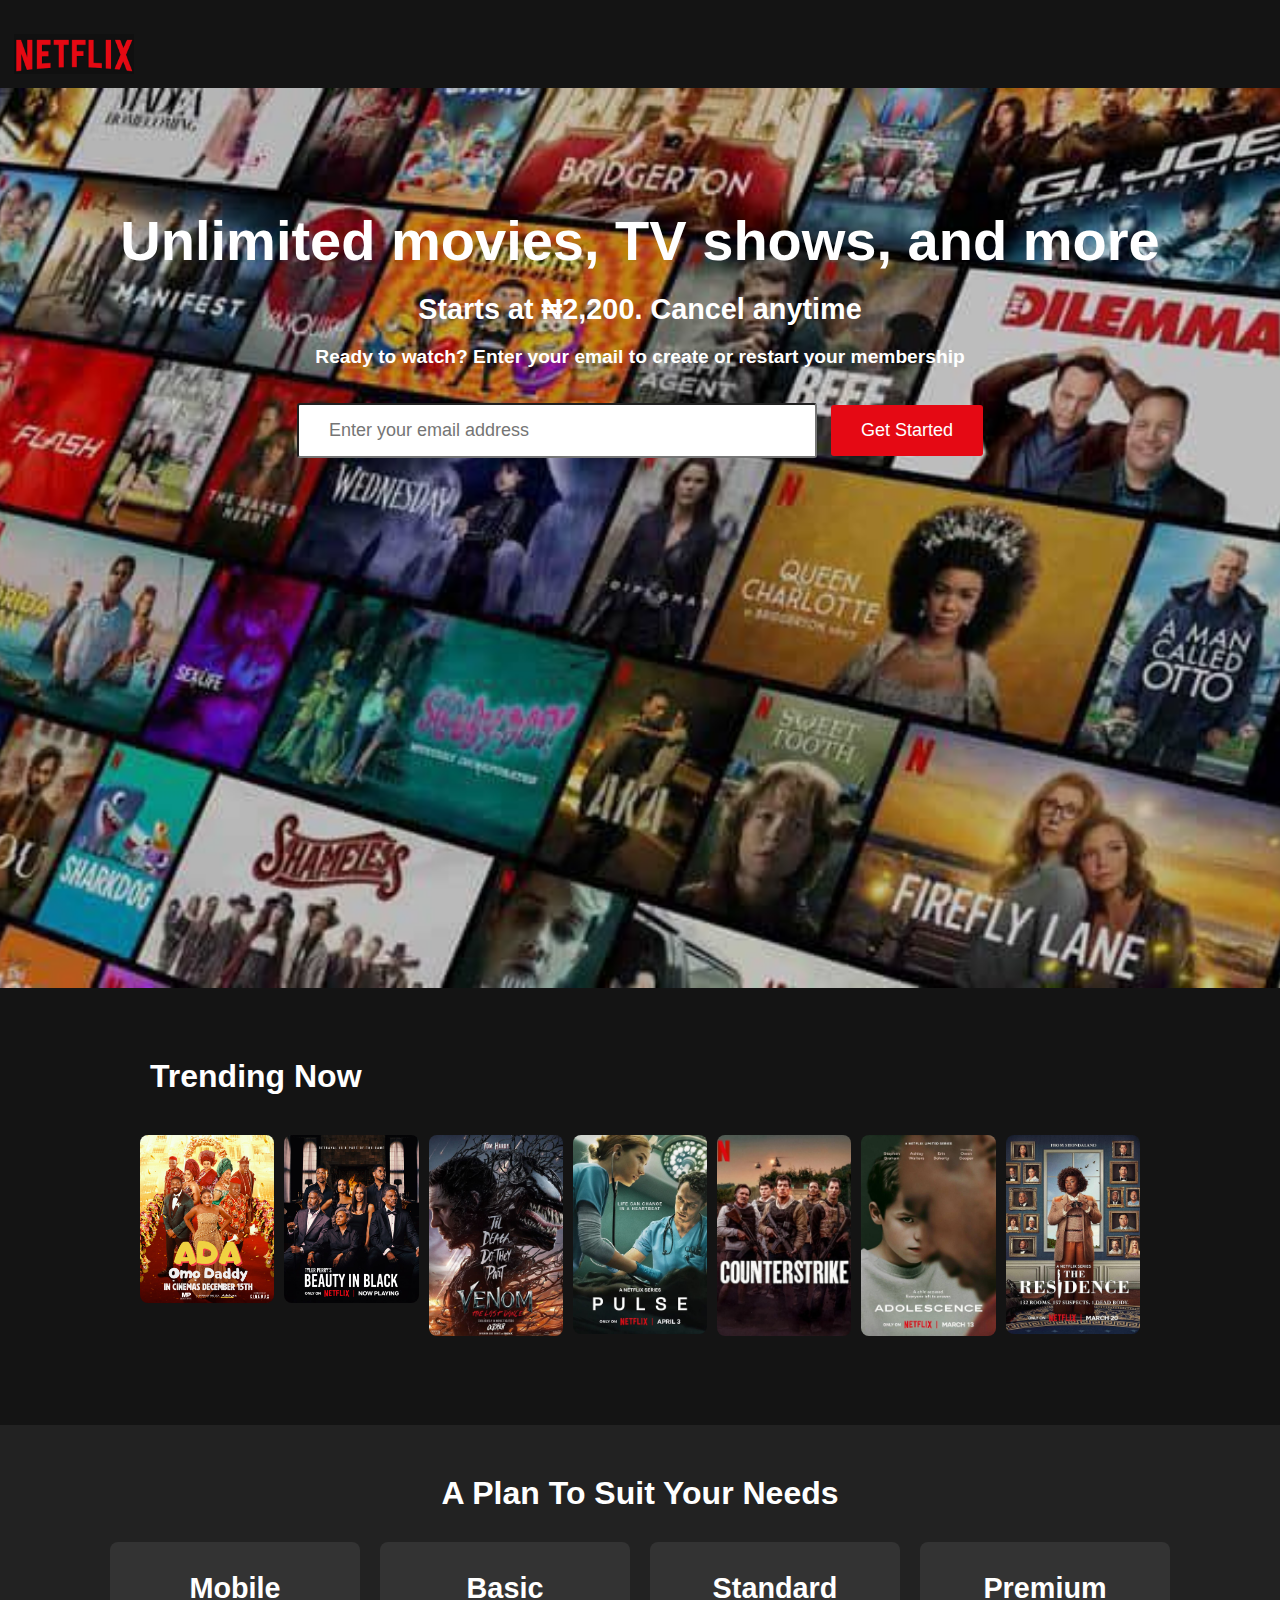
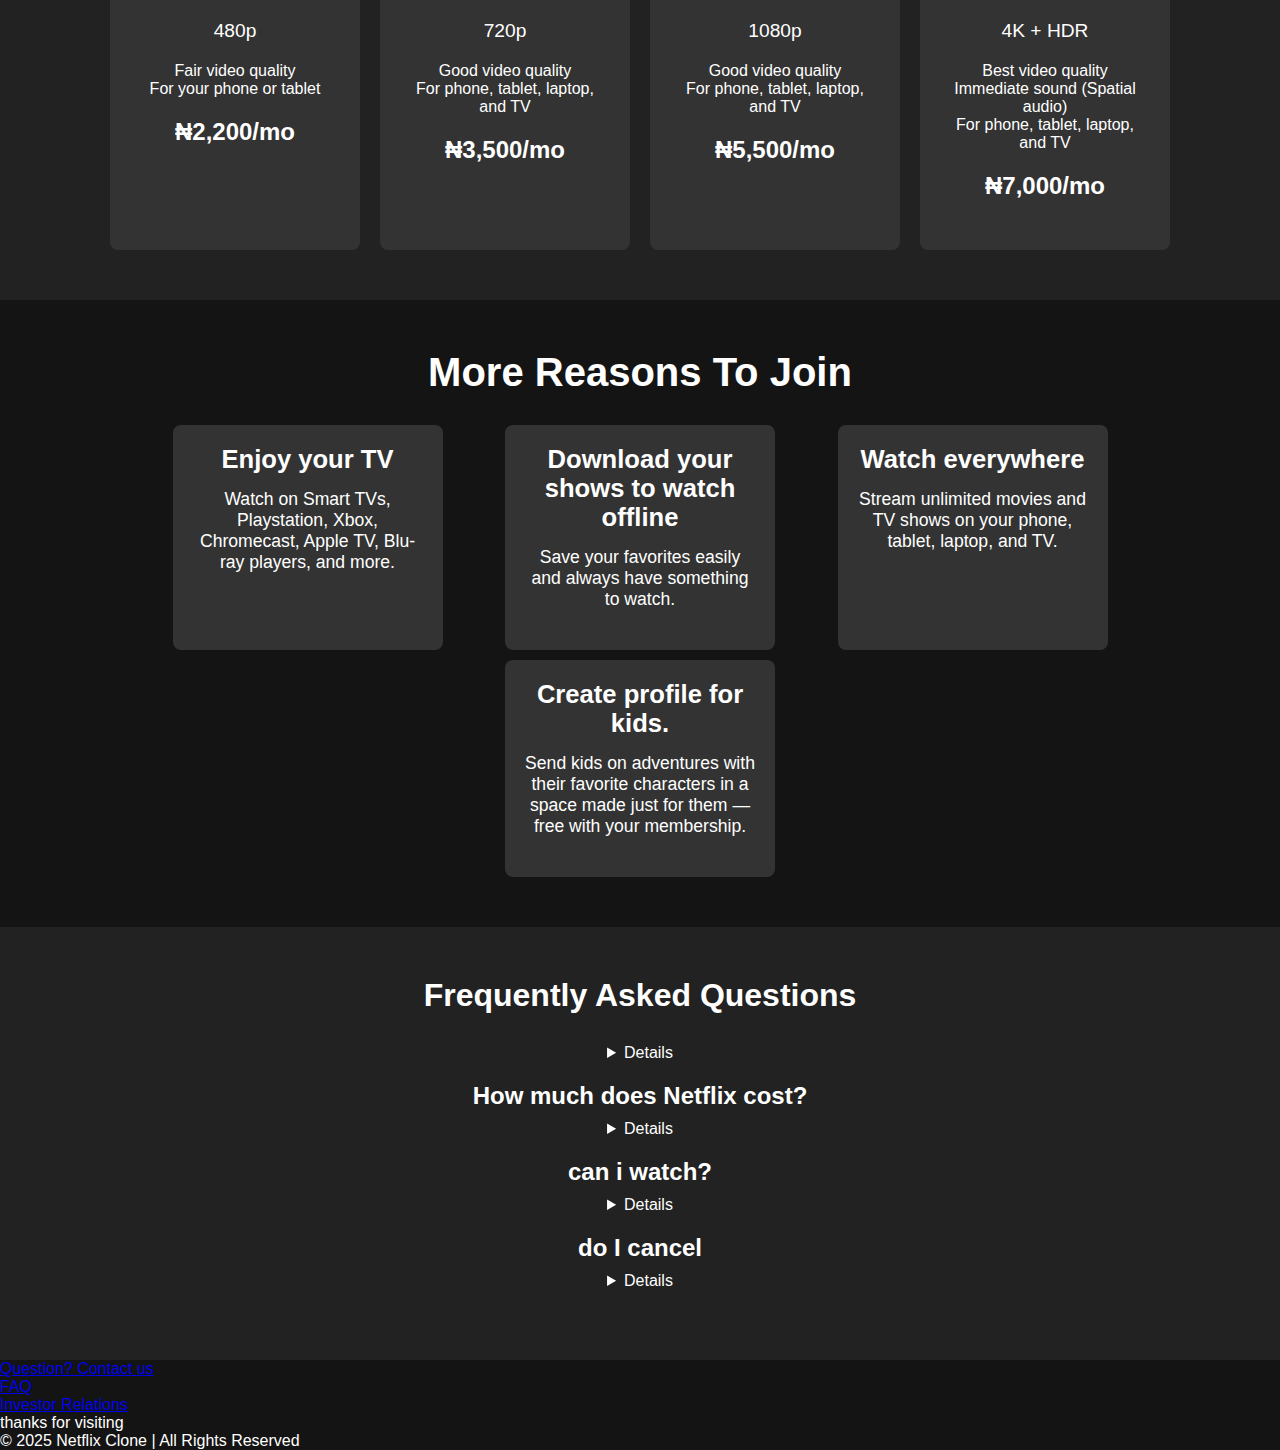
<file: Index.html>
<!DOCTYPE html>
<html lang="en">
<head>
    <meta charset="UTF-8">
    <meta name="viewport" content="width=device-width, initial-scale=1.0">
    <title>Netflix Clone</title>
    <link rel="stylesheet" href="Netflix.css">
</head>
<body>
    <!-- Navbar -->
    <header class="navbar">
            <img src="images/logo.png" class="logo">
            <button class="sign-in">Sign In</button>
    </header>

    <!-- Banner -->
    <section class="banner">
        <div class="banner-content">
            <h1>Unlimited movies, TV shows, and more</h1>
            <h2>Starts at ₦2,200. Cancel anytime</h2>
            <h4>Ready to watch? Enter your email to create or restart your membership</h4>
            <input type="email" placeholder="Enter your email address" class="email-address">
            <button class="get-started">Get Started</button>
        </div>
    </section>

    <!-- Movie Section: Trending Now -->
    <section class="movie-section">
        <h2>Trending Now</h2>
        <div class="movie-row">
            <div class="movie-item">
                <img src="images/picture 1.jpg" >
            </div>
            <div class="movie-item">
                <img src="images/picture 2.jpg">
            </div>
            <div class="movie-item">
                <img src="images/picture 3.jpg">
            </div>
            <div class="movie-item">
                <img src="images/picture 4.jpg">
            </div>
            <div class="movie-item">
                <img src="images/picture 5.jpg">
            </div>
            <div class="movie-item">
                <img src="images/picture 6.jpg">
            </div>
            <div class="movie-item">
                <img src="images/picture 7.jpg">
            </div>
        </div>
    </section>

    <!-- Netflix Plans Section -->
    <section class="plans">
        <h1>A Plan To Suit Your Needs</h1>
        <div class="plan-cards">
            <div class="plan-card">
                <h3>Mobile</h3>
                <p>480p</p>
                <ul>
                    <li>Fair video quality</li>
                    <li>For your phone or tablet</li>
                </ul>
                <p class="price">₦2,200/mo</p>
            </div>

            <div class="plan-card">
                <h3>Basic</h3>
                <p>720p</p>
                <ul>
                    <li>Good video quality</li>
                    <li>For phone, tablet, laptop, and TV</li>
                </ul>
                <p class="price">₦3,500/mo</p>
            </div>

            <div class="plan-card">
                <h3>Standard</h3>
                <p>1080p</p>
                <ul>
                    <li>Good video quality</li>
                    <li>For phone, tablet, laptop, and TV</li>
                </ul>
                <p class="price">₦5,500/mo</p>
            </div>

            <div class="plan-card">
                <h3>Premium</h3>
                <p>4K + HDR</p>
                <ul>
                    <li>Best video quality</li>
                    <li>Immediate sound (Spatial audio)</li>
                    <li>For phone, tablet, laptop, and TV</li>
                </ul>
                <p class="price">₦7,000/mo</p>
            </div>
        </div>
    </section>

    <!-- More Reasons to Join Section -->
    <section class="reasons">
        <h2>More Reasons To Join</h2>
        <div class="reason-cards">
            <div class="reason-card">
                <h3>Enjoy your TV</h3>
                <p>Watch on Smart TVs, Playstation, Xbox, Chromecast, Apple TV, Blu-ray players, and more.

                </p>
            </div>
            <div class="reason-card">
                <h3>Download your shows to watch offline
                </h3>
                <p>Save your favorites easily and always have something to watch.

                </p>
            </div>
            <div class="reason-card">
                <h3>Watch everywhere</h3>
                <p>Stream unlimited movies and TV shows on your phone, tablet, laptop, and TV.

                </p>
            </div>
            <div class="reason-card">
                <h3>Create profile for kids.</h3>
                <p>Send kids on adventures with their favorite characters in a space made just for them — free with your membership.

                </p>
            </div>
        </div>
    </section>

    <!-- Frequently Asked Questions Section -->
    <section class="faq">
        <h2>Frequently Asked Questions</h2>
        <div class="faq-item">
        <details>
            <h3><summary>What is Netflix?</summary></h3>
              <p>Netflix ia a streaming service that offers a wide variety of award-winning TV programmes,films,anime,documentaries and more- on thousands of internet-connected devices.
           You can watch as much as you want, whenever you want without a single advert-all for low monthly price. there is always something new to discover and new TV programmes and films are added every week</p>
        </details>
        </div>
        <div class="faq-item">
            <h3><summary>How much does Netflix cost?</summary></h3>
            <details>
            <p>Watch netflix on your smarthpones,tablet. plans range from $2,200 to $7,000 per month. no extra costs,no contracts.</p>
            </details>
        </div>
        <div class="faq-item">
            <h3><summary> can i watch?</summary></h3>
            <details>
            <p>watch anywere,anytime,on an unlimited number of devices.sign in with your netflix account to watch .</p>
            </details>
        </div>
        <div class="faq-item">
            <h3><summary> do I cancel</summary></h3>
            <details>
            <p>Netflix is flexiable.</p>
            </details>
            
        </div>
    </section>

    <!-- Footer -->
    <footer class="netflix-footer">
        <div class="footer-content">
            <div class="footer-links">
                <ul>
       <li><a href="#">Question? Contact us</a></li>
        <li> <a href="#">FAQ</a></li>
        <li><a href="#">Investor Relations</a></li>
                </ul>
            </div>



        </div>



        <p>thanks for visiting</p>
        <p>&copy; 2025 Netflix Clone | All Rights Reserved</p>
    </footer>
</body>
</html>
</file>
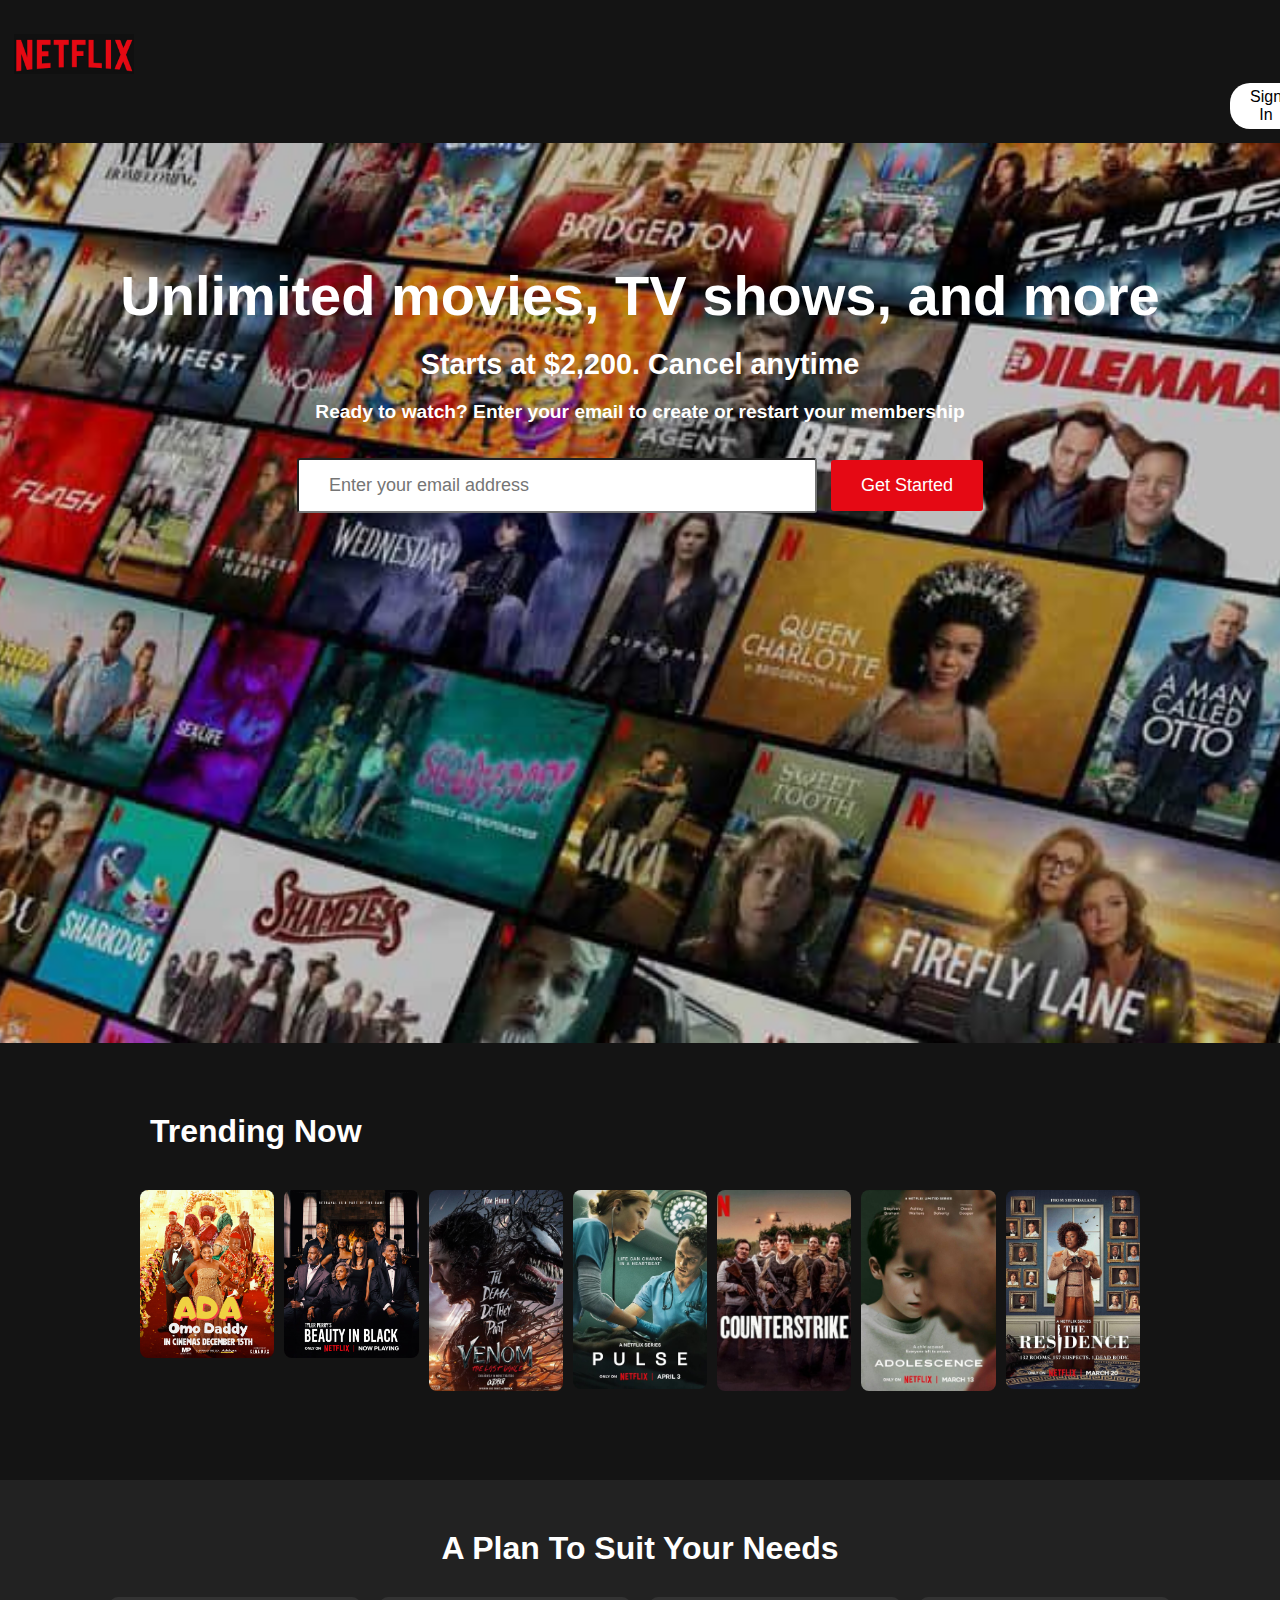
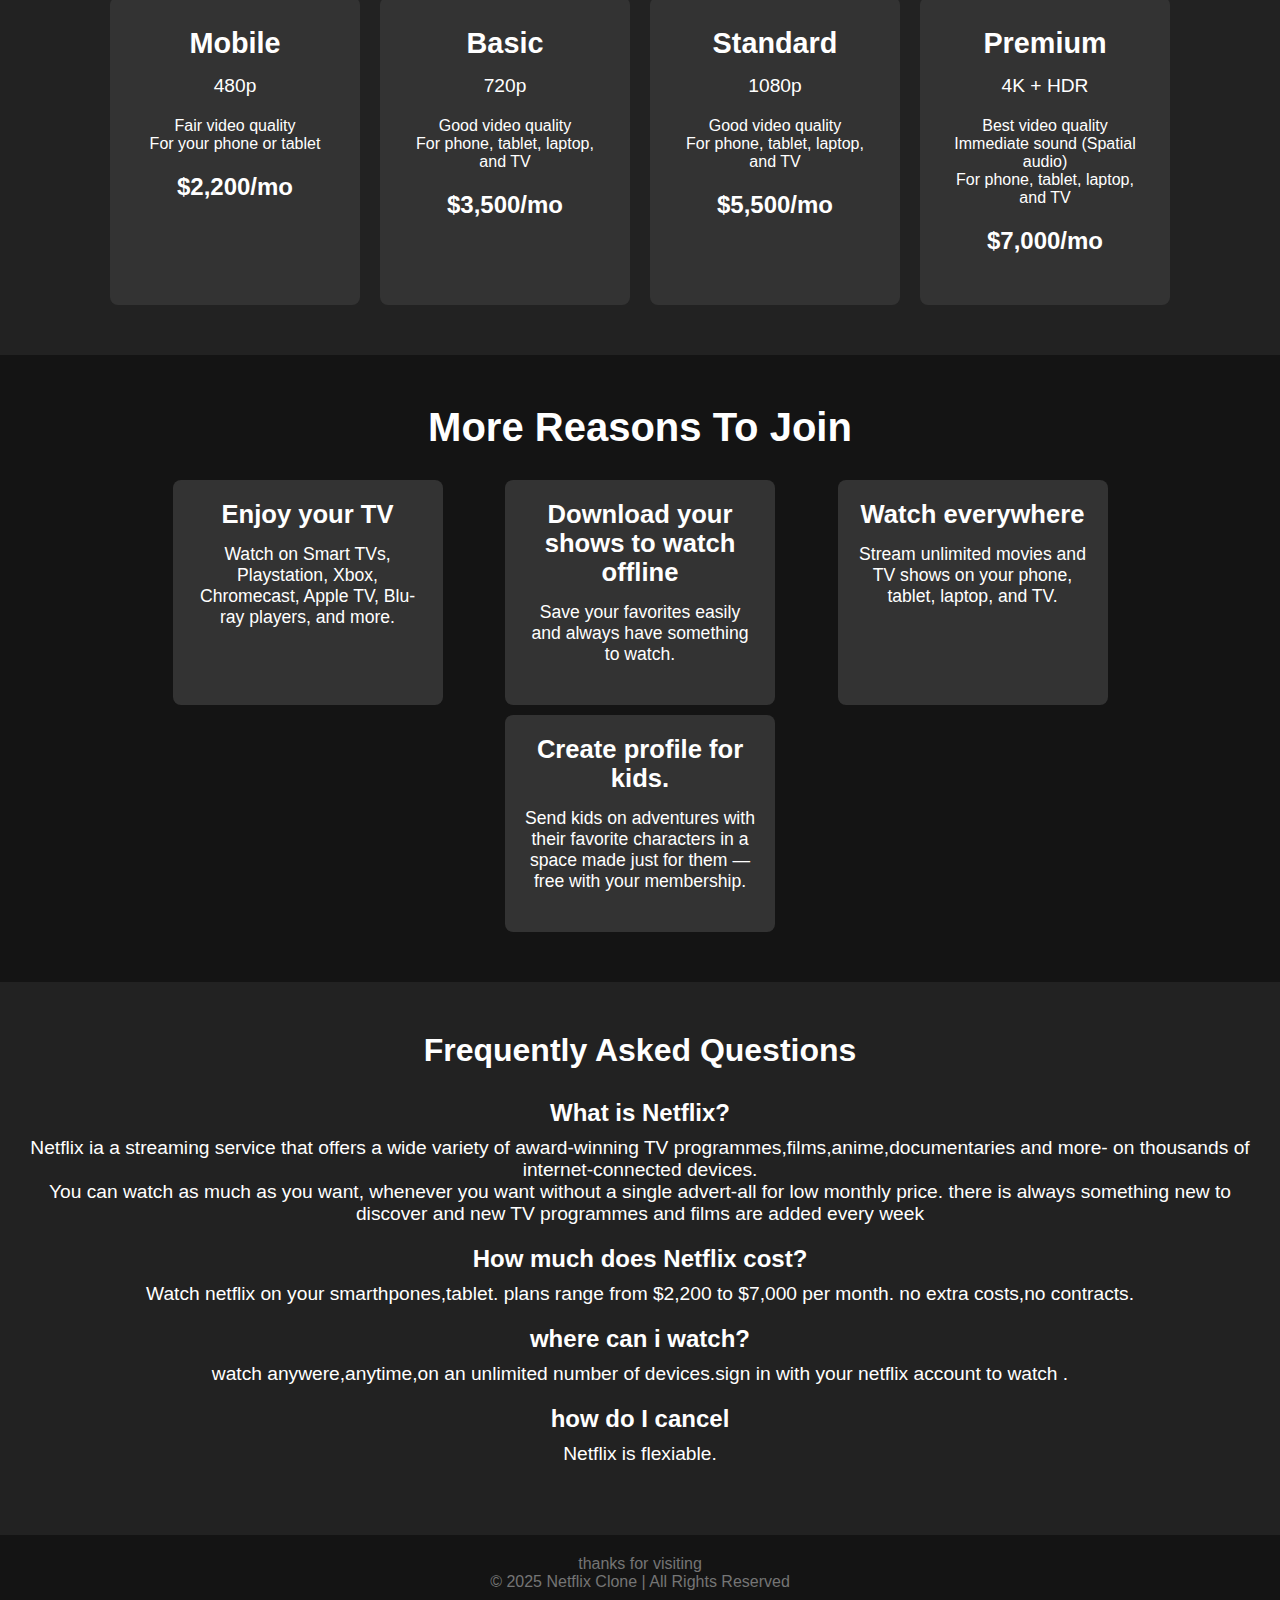
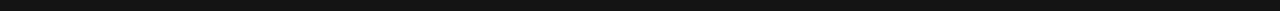
<file: Netflix.html>
<!DOCTYPE html>
<html lang="en">
<head>
    <meta charset="UTF-8">
    <meta name="viewport" content="width=device-width, initial-scale=1.0">
    <title>Netflix Clone</title>
    <link rel="stylesheet" href="Netflix.css">
</head>
<body>
    <!-- Navbar -->
    <header class="navbar">
        <div class="navbar-content">
            <img src="images/logo.png" class="logo">
            <button class="sign-in">Sign In</button>
        </div>
    </header>

    <!-- Banner -->
    <section class="banner">
        <div class="banner-content">
            <h1>Unlimited movies, TV shows, and more</h1>
            <h2>Starts at $2,200. Cancel anytime</h2>
            <h4>Ready to watch? Enter your email to create or restart your membership</h4>
            <input type="email" placeholder="Enter your email address" class="email-address">
            <button class="get-started">Get Started</button>
        </div>
    </section>

    <!-- Movie Section: Trending Now -->
    <section class="movie-section">
        <h2>Trending Now</h2>
        <div class="movie-row">
            <div class="movie-item">
                <img src="images/picture 1.jpg" >
            </div>
            <div class="movie-item">
                <img src="images/picture 2.jpg">
            </div>
            <div class="movie-item">
                <img src="images/picture 3.jpg">
            </div>
            <div class="movie-item">
                <img src="images/picture 4.jpg">
            </div>
            <div class="movie-item">
                <img src="images/picture 5.jpg">
            </div>
            <div class="movie-item">
                <img src="images/picture 6.jpg">
            </div>
            <div class="movie-item">
                <img src="images/picture 7.jpg">
            </div>
        </div>
    </section>

    <!-- Netflix Plans Section -->
    <section class="plans">
        <h1>A Plan To Suit Your Needs</h1>
        <div class="plan-cards">
            <div class="plan-card">
                <h3>Mobile</h3>
                <p>480p</p>
                <ul>
                    <li>Fair video quality</li>
                    <li>For your phone or tablet</li>
                </ul>
                <p class="price">$2,200/mo</p>
            </div>

            <div class="plan-card">
                <h3>Basic</h3>
                <p>720p</p>
                <ul>
                    <li>Good video quality</li>
                    <li>For phone, tablet, laptop, and TV</li>
                </ul>
                <p class="price">$3,500/mo</p>
            </div>

            <div class="plan-card">
                <h3>Standard</h3>
                <p>1080p</p>
                <ul>
                    <li>Good video quality</li>
                    <li>For phone, tablet, laptop, and TV</li>
                </ul>
                <p class="price">$5,500/mo</p>
            </div>

            <div class="plan-card">
                <h3>Premium</h3>
                <p>4K + HDR</p>
                <ul>
                    <li>Best video quality</li>
                    <li>Immediate sound (Spatial audio)</li>
                    <li>For phone, tablet, laptop, and TV</li>
                </ul>
                <p class="price">$7,000/mo</p>
            </div>
        </div>
    </section>

    <!-- More Reasons to Join Section -->
    <section class="reasons">
        <h2>More Reasons To Join</h2>
        <div class="reason-cards">
            <div class="reason-card">
                <h3>Enjoy your TV</h3>
                <p>Watch on Smart TVs, Playstation, Xbox, Chromecast, Apple TV, Blu-ray players, and more.

                </p>
            </div>
            <div class="reason-card">
                <h3>Download your shows to watch offline
                </h3>
                <p>Save your favorites easily and always have something to watch.

                </p>
            </div>
            <div class="reason-card">
                <h3>Watch everywhere</h3>
                <p>Stream unlimited movies and TV shows on your phone, tablet, laptop, and TV.

                </p>
            </div>
            <div class="reason-card">
                <h3>Create profile for kids.</h3>
                <p>Send kids on adventures with their favorite characters in a space made just for them — free with your membership.

                </p>
            </div>
        </div>
    </section>

    <!-- Frequently Asked Questions Section -->
    <section class="faq">
        <h2>Frequently Asked Questions</h2>
        <div class="faq-item">
            <h3>What is Netflix?</h3>
            <p>Netflix ia a streaming service that offers a wide variety of award-winning TV programmes,films,anime,documentaries and more- on thousands of internet-connected devices.</p>
            <p>You can watch as much as you want, whenever you want without a single advert-all for low monthly price. there is always something new to discover and new TV programmes and films are added every week</p>
        </div>
        <div class="faq-item">
            <h3>How much does Netflix cost?</h3>
            <p>Watch netflix on your smarthpones,tablet. plans range from $2,200 to $7,000 per month. no extra costs,no contracts.</p>
        </div>
        <div class="faq-item">
            <h3>where can i watch?</h3>
            <p>watch anywere,anytime,on an unlimited number of devices.sign in with your netflix account to watch .</p>
        </div>
        <div class="faq-item">
            <h3>how do I cancel</h3>
            <p>Netflix is flexiable.</p>
        </div>
    </section>

    <!-- Footer -->
    <footer class="footer">
        <p>thanks for visiting</p>
        <p>&copy; 2025 Netflix Clone | All Rights Reserved</p>
    </footer>
</body>
</html>
</file>
<file: Netflix.css>
* {
    margin: 0;
    padding: 0;
    box-sizing: border-box;
}

body {
    font-family: Arial, sans-serif;
    background-color: #141414;
    color: white;
}

/* Navbar */
.navbar {
    width: 100%;
    padding: 14px;
    background-color: #141414;
    display: flex;
    align-items: center;
    z-index: 1000;
}

 .logo {
    margin-top: 20px;
    width: 120px;
}

 .sign-in {
    background-color: white;
    color: black;
    border: none;
    padding: 5px 20px;
    margin-top: 5px;
    margin-left: 76rem;
    font-size: 16px;
    cursor: pointer;
    border-radius: 20px;
}

.navbar .sign-in:hover {
    background-color: hsl(#aaaaaa);
}

/* Banner */
.banner {
    height: 100vh;
    background-image: url('images/background\ png.1.jpg');
    background-size: cover;
    background-position: center;
    color: white;
    text-align: center;
    padding-top: 100px;
}

.banner-content {
    padding: 20px;
    border-radius: 10px;
    display: inline-block;
}

.banner h1 {
    font-size: 3.5rem;
    font-weight: bold;
    margin-bottom: 20px;
}

.banner h2 {
    font-size: 1.8rem;
    margin-bottom: 20px;
}

.banner h4 {
    font-size: 1.2rem;
    margin-bottom: 30px;
}

.banner input,
.banner button {
    padding: 15px 30px;
    font-size: 18px;
    border-radius: 3px;
    margin: 5px;
}

.banner input {
    width: 50%;
    margin-bottom: 20px;
}

.banner button {
    background-color: #e50914;
    color: white;
    border: none;
    cursor: pointer;
}

.banner button:hover {
    background-color: #f40612;
}

/* Movie Section */
.movie-section {
    padding: 50px 0;
    text-align: center;
    margin: 20px 120px 15px;
}

.movie-section h2 {
    font-size: 2rem;
    text-align: left;
    margin-left: 30px;
    margin-bottom: 20px;
}

.movie-row {
    display: flex;
    overflow-x: auto;
    gap: 10px;
    padding: 20px;
}

.movie-item {
    width: 200px;
}

.movie-item img {
    width: 100%;
    border-radius: 8px;
}

/* Plans Section */
.plans {
    padding: 50px 20px;
    text-align: center;
    background-color: #222222;
}

.plans h2 {
    font-size: 2rem;
    margin-bottom: 30px;
}

.plan-cards {
    display: flex;
    justify-content: center;
    margin-top: 30px;
    gap: 20px;
    flex-wrap: wrap;
}

.plan-card {
    background-color: #333;
    padding: 30px;
    border-radius: 8px;
    width: 250px;
    text-align: center;
}

.plan-card h3 {
    font-size: 1.8rem;
    margin-bottom: 15px;
}

.plan-card p {
    font-size: 1.2rem;
    margin-bottom: 20px;
}

.plan-card ul {
    list-style-type: none;
    margin-bottom: 20px;
}

.plan-card .price {
    font-size: 1.5rem;
    font-weight: bold;
}

/* More Reasons to Join Section */
.reasons {
    padding: 50px 20px;
    text-align: center;
    background-color: #141414;
}

.reasons h2 {
    font-size: 2.5rem;
    margin-bottom: 30px;
}

.reason-cards {
    display: flex;
    justify-content: space-evenly;
    margin: 0 100px;
    gap: 10px;
    flex-wrap: wrap;
}

.reason-card {
    background-color: #333;
    padding: 20px;
    border-radius: 8px;
    width: 270px;
    text-align: center;
}

.reason-card h3 {
    font-size: 1.6rem;
    margin-bottom: 15px;
}

.reason-card p {
    font-size: 1.1rem;
    margin-bottom: 20px;
}

.reason-card:hover {
    background-color: #444;
}

/* FAQ Section */
.faq {
    padding: 50px 20px;
    background-color: #222222;
    text-align: center;
}

.faq h2 {
    font-size: 2rem;
    margin-bottom: 30px;
}

.faq-item {
    margin-bottom: 20px;
}

.faq-item h3 {
    font-size: 1.5rem;
    margin-bottom: 10px;
}

.faq-item p {
    font-size: 1.2rem;
}

/* Footer */
.footer {
    padding: 20px;
    text-align: center;
    background-color: #141414;
    color: #757575;
}

.footer h4 {
    font-size: 1rem;
}

/* Responsive Design */
@media (max-width: 768px) {
    .movie-row {
        flex-direction: column;
        align-items: center;
    }

    .plan-cards {
        flex-direction: column;
        align-items: center;
    }

    .plan-card {
        width: 80%;
        margin-bottom: 20px;
    }

    .navbar .logo {
        width: 100px;
    }
}
</file>
